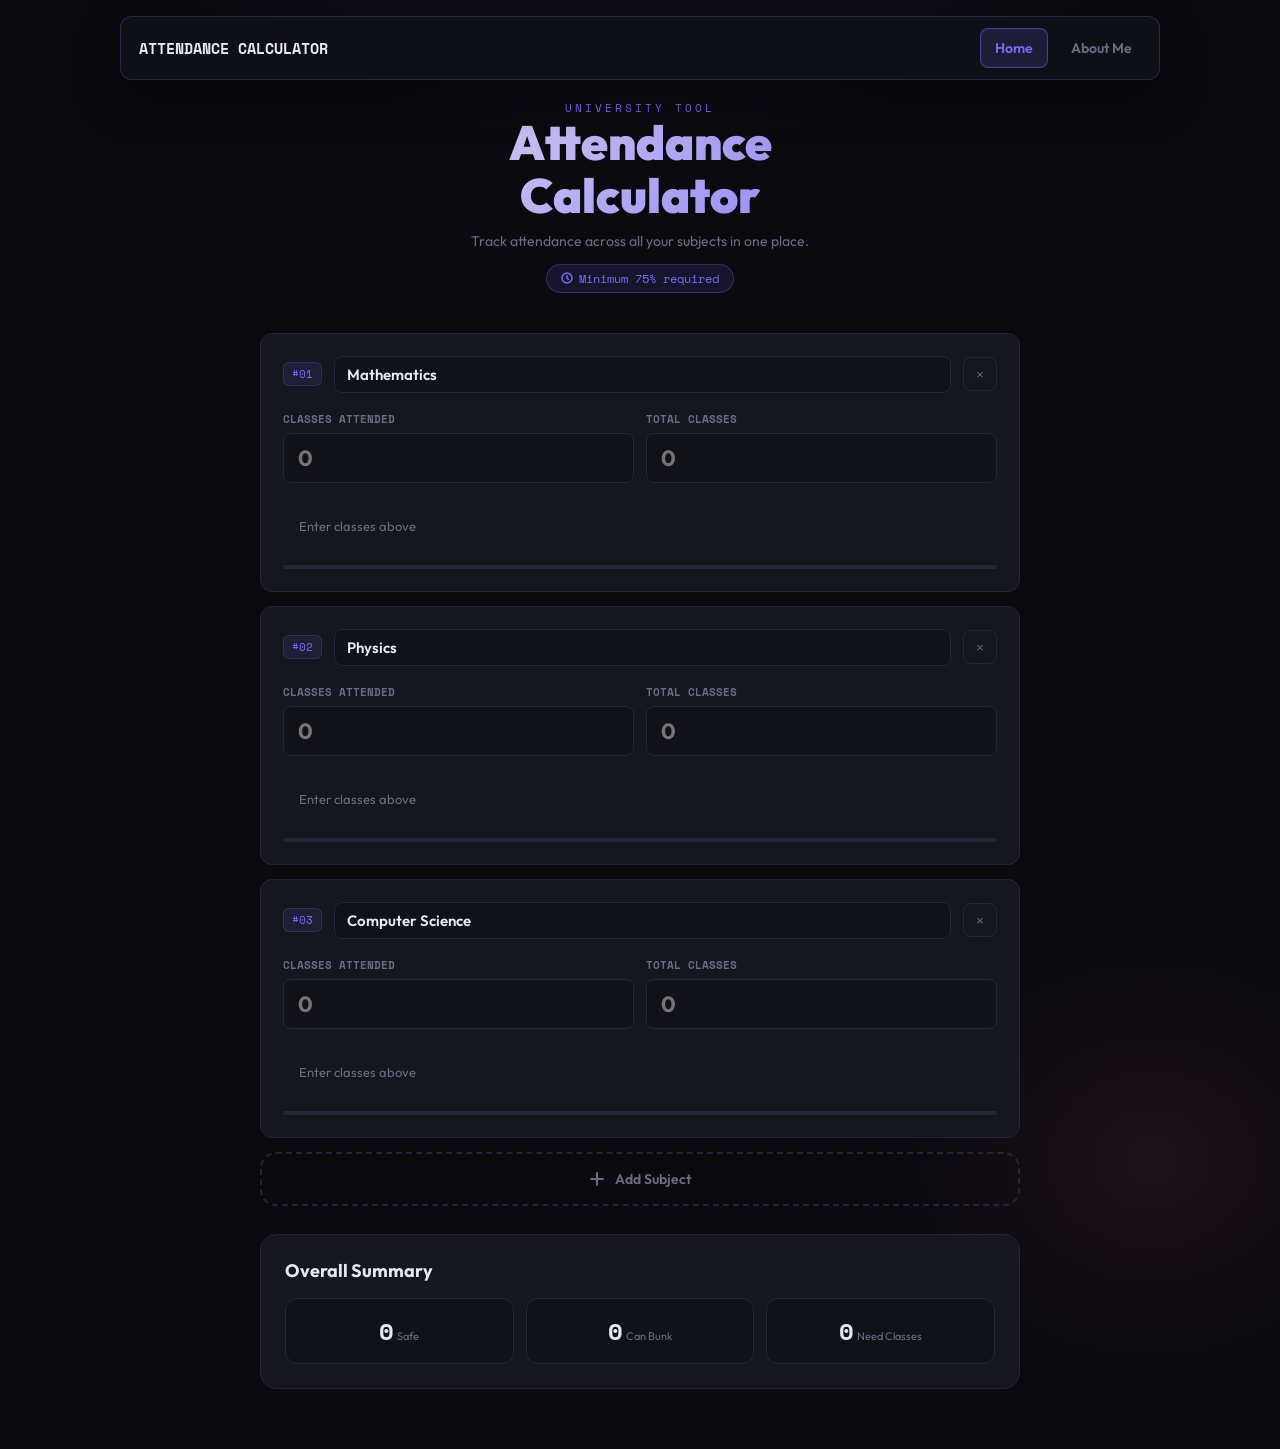
<file: index.html>
<!DOCTYPE html>
<html lang="en">
<head>
  <meta charset="UTF-8">
  <meta name="viewport" content="width=device-width, initial-scale=1.0">
  <title>Attendance Calculator</title>
  <link href="https://fonts.googleapis.com/css2?family=Space+Mono:wght@400;700&family=Outfit:wght@300;400;500;600;700;900&display=swap" rel="stylesheet">
  <link rel="stylesheet" href="style.css">
</head>
<body>
  <nav class="navbar" aria-label="Main navigation">
    <a class="nav-brand" href="index.html">Attendance Calculator</a>
    <div class="nav-links">
      <a class="nav-link active" href="index.html" aria-current="page">Home</a>
      <a class="nav-link" href="about.html">About Me</a>
    </div>
  </nav>

  <div class="container">
    <header>
      <span class="tag">University Tool</span>
      <h1>Attendance<br>Calculator</h1>
      <p>Track attendance across all your subjects in one place.</p>
      <span class="min-badge">
        <svg width="12" height="12" viewBox="0 0 12 12" fill="none" aria-hidden="true">
          <circle cx="6" cy="6" r="5" stroke="currentColor" stroke-width="1.5"/>
          <path d="M6 3.5v2.5l1.5 1.5" stroke="currentColor" stroke-width="1.5" stroke-linecap="round"/>
        </svg>
        Minimum 75% required
      </span>
    </header>

    <main>
      <div id="subjects-list"></div>

      <button class="add-btn" id="add-subject-btn" type="button">
        <svg width="16" height="16" viewBox="0 0 16 16" fill="none" aria-hidden="true">
          <path d="M8 2v12M2 8h12" stroke="currentColor" stroke-width="2" stroke-linecap="round"/>
        </svg>
        Add Subject
      </button>

      <section class="summary" id="summary-panel" aria-label="Overall attendance summary">
        <h2>Overall Summary</h2>
        <div class="summary-grid">
          <div class="summary-stat stat-safe">
            <span class="val" id="sum-safe">0</span>
            <span class="lbl">Safe</span>
          </div>
          <div class="summary-stat stat-warn">
            <span class="val" id="sum-warn">0</span>
            <span class="lbl">Can Bunk</span>
          </div>
          <div class="summary-stat stat-danger">
            <span class="val" id="sum-danger">0</span>
            <span class="lbl">Need Classes</span>
          </div>
        </div>
      </section>
    </main>
  </div>

  <script src="script.js"></script>
</body>
</html>
</file>
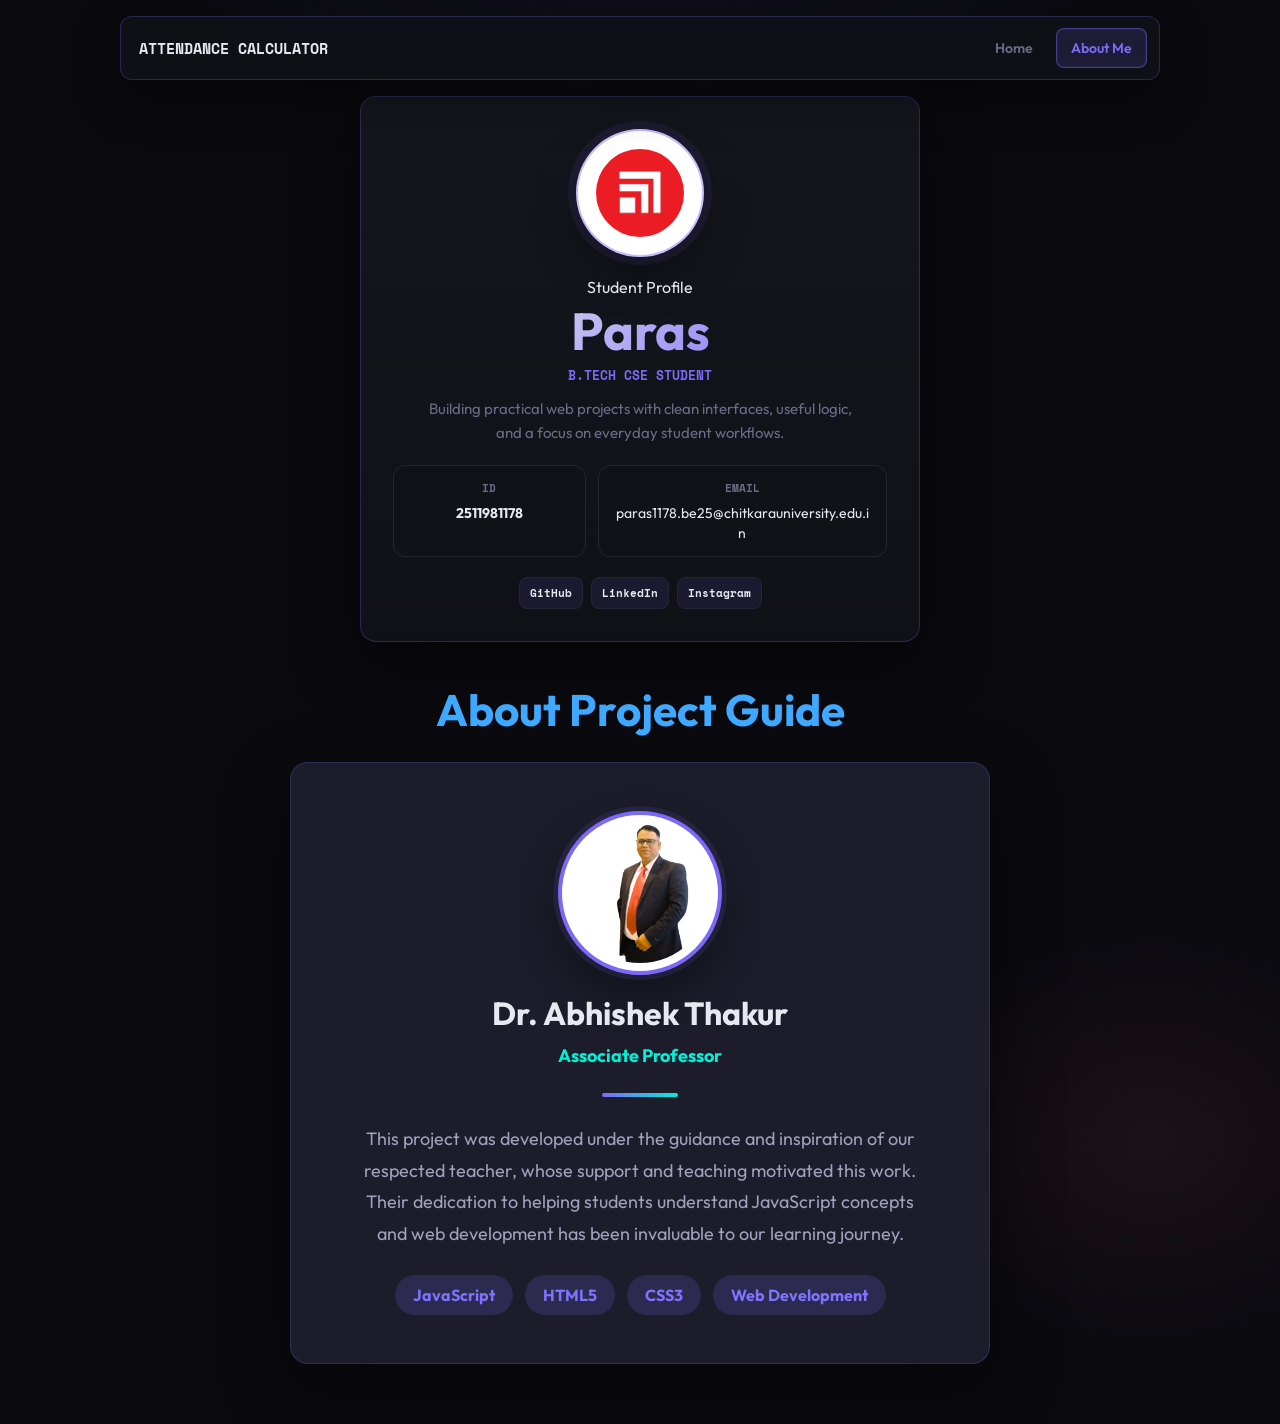
<file: about.html>
<!DOCTYPE html>
<html lang="en">
<head>
  <meta charset="UTF-8">
  <meta name="viewport" content="width=device-width, initial-scale=1.0">
  <title>About Paras | Attendance Calculator</title>
  <link href="https://fonts.googleapis.com/css2?family=Space+Mono:wght@400;700&family=Outfit:wght@300;400;500;600;700;900&display=swap" rel="stylesheet">
  <link rel="stylesheet" href="style.css">
</head>
<body>
  <nav class="navbar" aria-label="Main navigation">
    <a class="nav-brand" href="index.html">Attendance Calculator</a>
    <div class="nav-links">
      <a class="nav-link" href="index.html">Home</a>
      <a class="nav-link active" href="about.html" aria-current="page">About Me</a>
    </div>
  </nav>

  <main class="about-page">
    <section class="profile-card" aria-labelledby="profile-title">
      <img
        class="profile-photo profile-photo-large"
        src="chitkara.jpg"
        alt="Chitkara University logo"
      >

      <div class="profile-content">
        <span class="tag">Student Profile</span>
        <h1 id="profile-title">Paras</h1>
        <p class="profile-role">B.Tech CSE student</p>
        <p class="profile-description">
          Building practical web projects with clean interfaces, useful logic, and a focus on everyday student workflows.
        </p>
      </div>

      <div class="profile-info">
        <div>
          <span>ID</span>
          <strong>2511981178</strong>
        </div>
        <div>
          <span>Email</span>
          <a href="mailto:paras1178.be25@chitkarauniversity.edu.in">paras1178.be25@chitkarauniversity.edu.in</a>
        </div>
      </div>

      <div class="social-links profile-socials" aria-label="Social media links">
        <a href="https://github.com/ParasRana78" target="_blank" rel="noopener noreferrer">GitHub</a>
        <a href="https://www.linkedin.com/in/paras-rana-536639407" target="_blank" rel="noopener noreferrer">LinkedIn</a>
        <a href="https://www.instagram.com/ranaparas__/" target="_blank" rel="noopener noreferrer">Instagram</a>
      </div>
    </section>

    <section class="guide-section" aria-labelledby="guide-title">
      <h2 id="guide-title">About Project Guide</h2>

      <article class="guide-card">
        <img
          class="guide-photo"
          src="Abhishek%20(Logo)%20-%201.png"
          alt="Dr. Abhishek Thakur"
        >

        <div class="guide-caption">
          <h3>Dr. Abhishek Thakur</h3>
          <p class="guide-role">Associate Professor</p>
        </div>

        <div class="guide-divider" aria-hidden="true"></div>

        <p class="guide-description">
          This project was developed under the guidance and inspiration of our respected teacher,
          whose support and teaching motivated this work. Their dedication to helping students
          understand JavaScript concepts and web development has been invaluable to our learning journey.
        </p>

        <div class="guide-tags" aria-label="Project guide topics">
          <span>JavaScript</span>
          <span>HTML5</span>
          <span>CSS3</span>
          <span>Web Development</span>
        </div>
      </article>
    </section>
  </main>
</body>
</html>
</file>
<file: style.css>
/* ===========================
   ROOT VARIABLES
   =========================== */
:root {
  --bg: #0a0a0f;
  --surface: #111118;
  --card: #16161f;
  --border: #252535;

  --accent: #7c6af7;
  --accent2: #f76a8c;

  --success: #36e8a0;
  --warning: #f7c36a;
  --danger: #f76a6a;

  --text: #e8e8f0;
  --muted: #6b6b85;

  --glow: rgba(124, 106, 247, 0.15);
  --radius: 12px;
  --transition: 0.2s ease;
}

/* ===========================
   RESET
   =========================== */
*,
*::before,
*::after {
  box-sizing: border-box;
  margin: 0;
  padding: 0;
}

/* ===========================
   BASE
   =========================== */
body {
  font-family: 'Outfit', sans-serif;
  background: var(--bg);
  color: var(--text);
  min-height: 100vh;
  padding: 96px 16px 60px;

  background-image:
    radial-gradient(ellipse 80% 50% at 50% -20%, rgba(124,106,247,0.12), transparent 60%),
    radial-gradient(ellipse 40% 30% at 90% 80%, rgba(247,106,140,0.08), transparent 50%);
}

.container {
  max-width: 760px;
  margin: auto;
  animation: fadeIn 0.35s ease both;
}

/* ===========================
   NAVBAR
   =========================== */
.navbar {
  position: fixed;
  top: 16px;
  left: 50%;
  z-index: 20;
  transform: translateX(-50%);

  width: min(1040px, calc(100vw - 32px));
  min-height: 64px;
  padding: 10px 12px 10px 18px;

  display: flex;
  align-items: center;
  justify-content: space-between;
  gap: 16px;

  border-radius: var(--radius);
  border: 1px solid rgba(124,106,247,0.25);
  background: rgba(17,17,24,0.88);
  box-shadow: 0 18px 48px rgba(0,0,0,0.35);
  backdrop-filter: blur(18px);
}

.nav-brand {
  font: 700 15px 'Space Mono', monospace;
  color: var(--text);
  text-decoration: none;
  text-transform: uppercase;
}

.nav-links {
  display: flex;
  align-items: center;
  gap: 8px;
}

.nav-link {
  padding: 10px 14px;

  font: 600 14px 'Outfit', sans-serif;
  color: var(--muted);
  text-decoration: none;

  border-radius: 8px;
  border: 1px solid transparent;
  transition: color var(--transition), background var(--transition), border-color var(--transition), transform var(--transition);
}

.nav-link:hover {
  color: var(--text);
  border-color: rgba(124,106,247,0.3);
  background: rgba(124,106,247,0.1);
  transform: translateY(-1px);
}

.nav-link.active {
  color: var(--accent);
  border-color: rgba(124,106,247,0.45);
  background: rgba(124,106,247,0.14);
  box-shadow: inset 0 0 0 1px rgba(124,106,247,0.1);
}

/* ===========================
   ABOUT PAGE
   =========================== */
.about-page {
  min-height: calc(100vh - 156px);

  display: flex;
  flex-direction: column;
  align-items: center;
  gap: 44px;

  animation: fadeIn 0.35s ease both;
}

.profile-card {
  width: min(560px, 100%);
  padding: 32px;

  display: grid;
  justify-items: center;
  gap: 20px;
  text-align: center;

  border-radius: 16px;
  border: 1px solid rgba(124,106,247,0.25);
  background: linear-gradient(180deg, rgba(22,22,31,0.96), rgba(17,17,24,0.96));
  box-shadow: 0 24px 70px rgba(0,0,0,0.42);
  transition: transform var(--transition), border-color var(--transition), box-shadow var(--transition);
}

.profile-card:hover {
  transform: translateY(-4px);
  border-color: rgba(124,106,247,0.5);
  box-shadow: 0 30px 82px rgba(0,0,0,0.5), 0 0 32px rgba(124,106,247,0.1);
}

.profile-photo {
  width: 64px;
  height: 64px;
  padding: 10px;

  border-radius: 50%;
  border: 2px solid rgba(124,106,247,0.45);
  background: #ffffff;
  box-shadow: 0 12px 30px rgba(0,0,0,0.28);
  object-fit: contain;
}

.profile-photo-large {
  width: 128px;
  height: 128px;
  padding: 18px;
  box-shadow:
    0 0 0 8px rgba(124,106,247,0.08),
    0 18px 42px rgba(0,0,0,0.34);
}

.profile-content h1 {
  margin-top: 8px;
  font-size: clamp(32px, 8vw, 52px);
  line-height: 1;

  background: linear-gradient(135deg, #e8e8f0, var(--accent));
  -webkit-background-clip: text;
  -webkit-text-fill-color: transparent;
}

.profile-role {
  margin-top: 8px;
  color: var(--accent);
  font: 700 13px 'Space Mono', monospace;
  text-transform: uppercase;
}

.profile-description {
  max-width: 430px;
  margin-top: 12px;
  color: var(--muted);
  font-size: 15px;
  line-height: 1.6;
}

.profile-info {
  width: 100%;
  display: grid;
  grid-template-columns: 0.8fr 1.2fr;
  gap: 12px;
}

.profile-info div {
  min-width: 0;
  padding: 14px;

  border-radius: var(--radius);
  border: 1px solid var(--border);
  background: var(--surface);
}

.profile-info span {
  display: block;
  margin-bottom: 6px;

  font: 700 11px 'Space Mono', monospace;
  color: var(--muted);
  text-transform: uppercase;
}

.profile-info strong,
.profile-info a {
  color: var(--text);
  font-size: 14px;
  text-decoration: none;
  overflow-wrap: anywhere;
}

.profile-info a:hover {
  color: var(--accent);
}

.social-links {
  display: flex;
  flex-wrap: wrap;
  gap: 8px;
}

.social-links a {
  padding: 7px 10px;

  font: 700 11px 'Space Mono', monospace;
  color: var(--text);
  text-decoration: none;

  border-radius: 8px;
  border: 1px solid var(--border);
  background: rgba(124,106,247,0.1);

  transition: transform var(--transition), border-color var(--transition), background var(--transition);
}

.social-links a:hover {
  transform: translateY(-2px);
  border-color: var(--accent);
  background: rgba(124,106,247,0.2);
}

.profile-socials {
  justify-content: center;
}

.guide-section {
  width: min(700px, 100%);
  text-align: center;
}

.guide-section h2 {
  margin-bottom: 28px;

  font-size: clamp(30px, 6vw, 44px);
  line-height: 1.1;
  color: #3fa8ff;
}

.guide-card {
  padding: 48px 44px;

  display: grid;
  justify-items: center;
  gap: 20px;

  border-radius: 18px;
  border: 1px solid rgba(124,106,247,0.22);
  background: rgba(31,31,45,0.92);
  box-shadow: 0 24px 70px rgba(0,0,0,0.42);
  transition: transform var(--transition), border-color var(--transition), box-shadow var(--transition);
}

.guide-card:hover {
  transform: translateY(-4px);
  border-color: rgba(63,168,255,0.38);
  box-shadow: 0 30px 82px rgba(0,0,0,0.5), 0 0 32px rgba(63,168,255,0.08);
}

.guide-photo {
  width: 164px;
  height: 164px;
  padding: 8px;

  border-radius: 50%;
  border: 4px solid var(--accent);
  background: #ffffff;
  box-shadow: 0 0 0 5px rgba(124,106,247,0.12), 0 18px 40px rgba(0,0,0,0.36);
  object-fit: contain;
  object-position: center;
}

.guide-caption h3 {
  font-size: clamp(24px, 5vw, 32px);
  line-height: 1.15;
}

.guide-role {
  margin-top: 12px;

  color: #00f0d8;
  font-size: 18px;
  font-weight: 700;
}

.guide-divider {
  width: 76px;
  height: 4px;
  margin: 6px 0;

  border-radius: 999px;
  background: linear-gradient(90deg, var(--accent), #00f0d8);
}

.guide-description {
  max-width: 560px;

  color: #a2a0bd;
  font-size: 18px;
  line-height: 1.75;
}

.guide-tags {
  display: flex;
  flex-wrap: wrap;
  justify-content: center;
  gap: 12px;
  margin-top: 6px;
}

.guide-tags span {
  padding: 10px 18px;

  border-radius: 999px;
  background: rgba(124,106,247,0.18);
  color: #8071ff;
  font-weight: 700;
  transition: transform var(--transition), background var(--transition), color var(--transition);
}

.guide-tags span:hover {
  transform: translateY(-2px);
  background: rgba(0,240,216,0.14);
  color: #00f0d8;
}

/* ===========================
   HEADER
   =========================== */
header {
  text-align: center;
  margin-bottom: 40px;
}

header .tag {
  font: 11px 'Space Mono', monospace;
  letter-spacing: 3px;
  color: var(--accent);
  text-transform: uppercase;
}

header h1 {
  font-size: clamp(28px, 6vw, 48px);
  font-weight: 900;
  letter-spacing: 0;
  line-height: 1.1;

  background: linear-gradient(135deg, #e8e8f0, var(--accent));
  -webkit-background-clip: text;
  -webkit-text-fill-color: transparent;
}

header p {
  font-size: 14px;
  color: var(--muted);
  margin-top: 10px;
}

.min-badge {
  display: inline-flex;
  gap: 6px;
  align-items: center;
  margin-top: 14px;
  padding: 5px 14px;

  font: 12px 'Space Mono', monospace;
  color: var(--accent);

  border-radius: 100px;
  border: 1px solid rgba(124,106,247,0.3);
  background: rgba(124,106,247,0.12);
}

/* ===========================
   CARD
   =========================== */
.subject-card {
  background: var(--card);
  border: 1px solid var(--border);
  border-radius: var(--radius);
  padding: 22px;
  margin-bottom: 14px;

  transition: var(--transition);
  animation: slideIn 0.3s ease;
}

.subject-card:hover {
  border-color: rgba(124,106,247,0.4);
  box-shadow:
    0 0 0 1px rgba(124,106,247,0.1),
    0 8px 32px rgba(0,0,0,0.3);
}

/* ===========================
   CARD HEADER
   =========================== */
.card-top {
  display: flex;
  gap: 12px;
  align-items: center;
  margin-bottom: 18px;
}

.subject-num {
  font: 11px 'Space Mono', monospace;
  color: var(--accent);
  padding: 3px 8px;

  border-radius: 6px;
  border: 1px solid rgba(124,106,247,0.2);
  background: rgba(124,106,247,0.1);
}

.subject-name-input {
  flex: 1;
  padding: 8px 12px;

  font: 600 15px 'Outfit', sans-serif;
  color: var(--text);

  border-radius: 8px;
  border: 1px solid var(--border);
  background: var(--surface);

  transition: var(--transition);
}

.subject-name-input:focus {
  border-color: var(--accent);
  outline: none;
}

.remove-btn {
  width: 34px;
  height: 34px;

  display: flex;
  align-items: center;
  justify-content: center;

  border-radius: 8px;
  border: 1px solid var(--border);
  background: none;
  color: var(--muted);

  cursor: pointer;
  transition: var(--transition);
}

.remove-btn:hover {
  color: var(--danger);
  border-color: var(--danger);
  background: rgba(247,106,106,0.08);
}

/* ===========================
   INPUTS
   =========================== */
.inputs-row {
  display: grid;
  grid-template-columns: repeat(2, 1fr);
  gap: 12px;
  margin-bottom: 16px;
}

.input-group label {
  font: 600 11px 'Space Mono', monospace;
  color: var(--muted);
  text-transform: uppercase;
  margin-bottom: 6px;
  display: block;
}

.input-group input {
  width: 100%;
  padding: 10px 14px;

  font: 700 22px 'Outfit', sans-serif;
  color: var(--text);

  border-radius: 8px;
  border: 1px solid var(--border);
  background: var(--surface);

  transition: var(--transition);
}

.input-group input:focus {
  border-color: var(--accent);
  outline: none;
}

/* ===========================
   RESULT STATES
   =========================== */
.result-bar {
  display: flex;
  justify-content: space-between;
  align-items: center;
  flex-wrap: wrap;

  padding: 14px 16px;
  border-radius: 10px;
  min-height: 54px;

  transition: 0.3s;
}

.result-bar.safe   { --clr: var(--success); }
.result-bar.warn   { --clr: var(--warning); }
.result-bar.danger { --clr: var(--danger); }
.result-bar.empty  { --clr: var(--muted); }

.result-bar:not(.empty) {
  background: color-mix(in srgb, var(--clr) 8%, transparent);
  border: 1px solid color-mix(in srgb, var(--clr) 25%, transparent);
}

.result-pct {
  font: 700 26px 'Space Mono', monospace;
  color: var(--clr);
}

.result-bar.empty .result-pct {
  font: 400 13px 'Outfit', sans-serif;
}

.result-info {
  font-size: 13px;
  color: var(--clr);
}

/* ===========================
   PROGRESS
   =========================== */
.progress-wrap {
  height: 4px;
  margin-top: 12px;
  border-radius: 100px;
  overflow: hidden;
  background: var(--border);
}

.progress-fill {
  height: 100%;
  border-radius: inherit;
  transition: width 0.5s cubic-bezier(0.34,1.56,0.64,1);
}

/* ===========================
   BUTTON
   =========================== */
.add-btn {
  width: 100%;
  padding: 16px;
  margin-bottom: 28px;

  display: flex;
  justify-content: center;
  align-items: center;
  gap: 10px;

  font: 600 14px 'Outfit', sans-serif;
  color: var(--muted);

  border-radius: 16px;
  border: 2px dashed var(--border);
  background: transparent;

  cursor: pointer;
  transition: var(--transition);
}

.add-btn:hover {
  color: var(--accent);
  border-color: var(--accent);
  background: var(--glow);
}

/* ===========================
   SUMMARY
   =========================== */
.summary {
  padding: 24px;
  border-radius: 16px;
  background: var(--card);
  border: 1px solid var(--border);
}

.summary h2 {
  margin-bottom: 16px;
  font-size: 18px;
}

.summary-grid {
  display: grid;
  grid-template-columns: repeat(3, 1fr);
  gap: 12px;
}

.summary-stat {
  text-align: center;
  padding: 14px;

  border-radius: var(--radius);
  background: var(--surface);
  border: 1px solid var(--border);
}

.summary-stat .val {
  font: 700 24px 'Space Mono', monospace;
}

.summary-stat .lbl {
  font-size: 11px;
  color: var(--muted);
}

/* ===========================
   ANIMATION
   =========================== */
@keyframes slideIn {
  from { opacity: 0; transform: translateY(-10px); }
  to   { opacity: 1; transform: translateY(0); }
}

@keyframes fadeIn {
  from { opacity: 0; transform: translateY(8px); }
  to   { opacity: 1; transform: translateY(0); }
}

/* ===========================
   RESPONSIVE
   =========================== */
@media (max-width: 480px) {
  body {
    padding-top: 128px;
  }

  .navbar {
    top: 12px;
    padding: 12px;
    flex-direction: column;
    align-items: stretch;
    gap: 10px;
  }

  .nav-brand {
    text-align: center;
    font-size: 13px;
  }

  .nav-links {
    width: 100%;
    display: grid;
    grid-template-columns: repeat(2, minmax(0, 1fr));
  }

  .nav-link {
    text-align: center;
    padding: 9px 10px;
  }

  .profile-card,
  .guide-card { padding: 24px 18px; }

  .guide-photo {
    width: 132px;
    height: 132px;
  }

  .guide-description {
    font-size: 15px;
  }

  .guide-tags span {
    padding: 8px 12px;
    font-size: 13px;
  }

  .profile-info { grid-template-columns: 1fr; }
  .inputs-row { grid-template-columns: 1fr; }
  .summary-grid { grid-template-columns: 1fr 1fr; }
  .summary-grid .summary-stat:last-child {
    grid-column: 1 / -1;
  }
}

@media (min-width: 481px) and (max-width: 1180px) {
  .container {
    max-width: 720px;
  }
}
</file>
